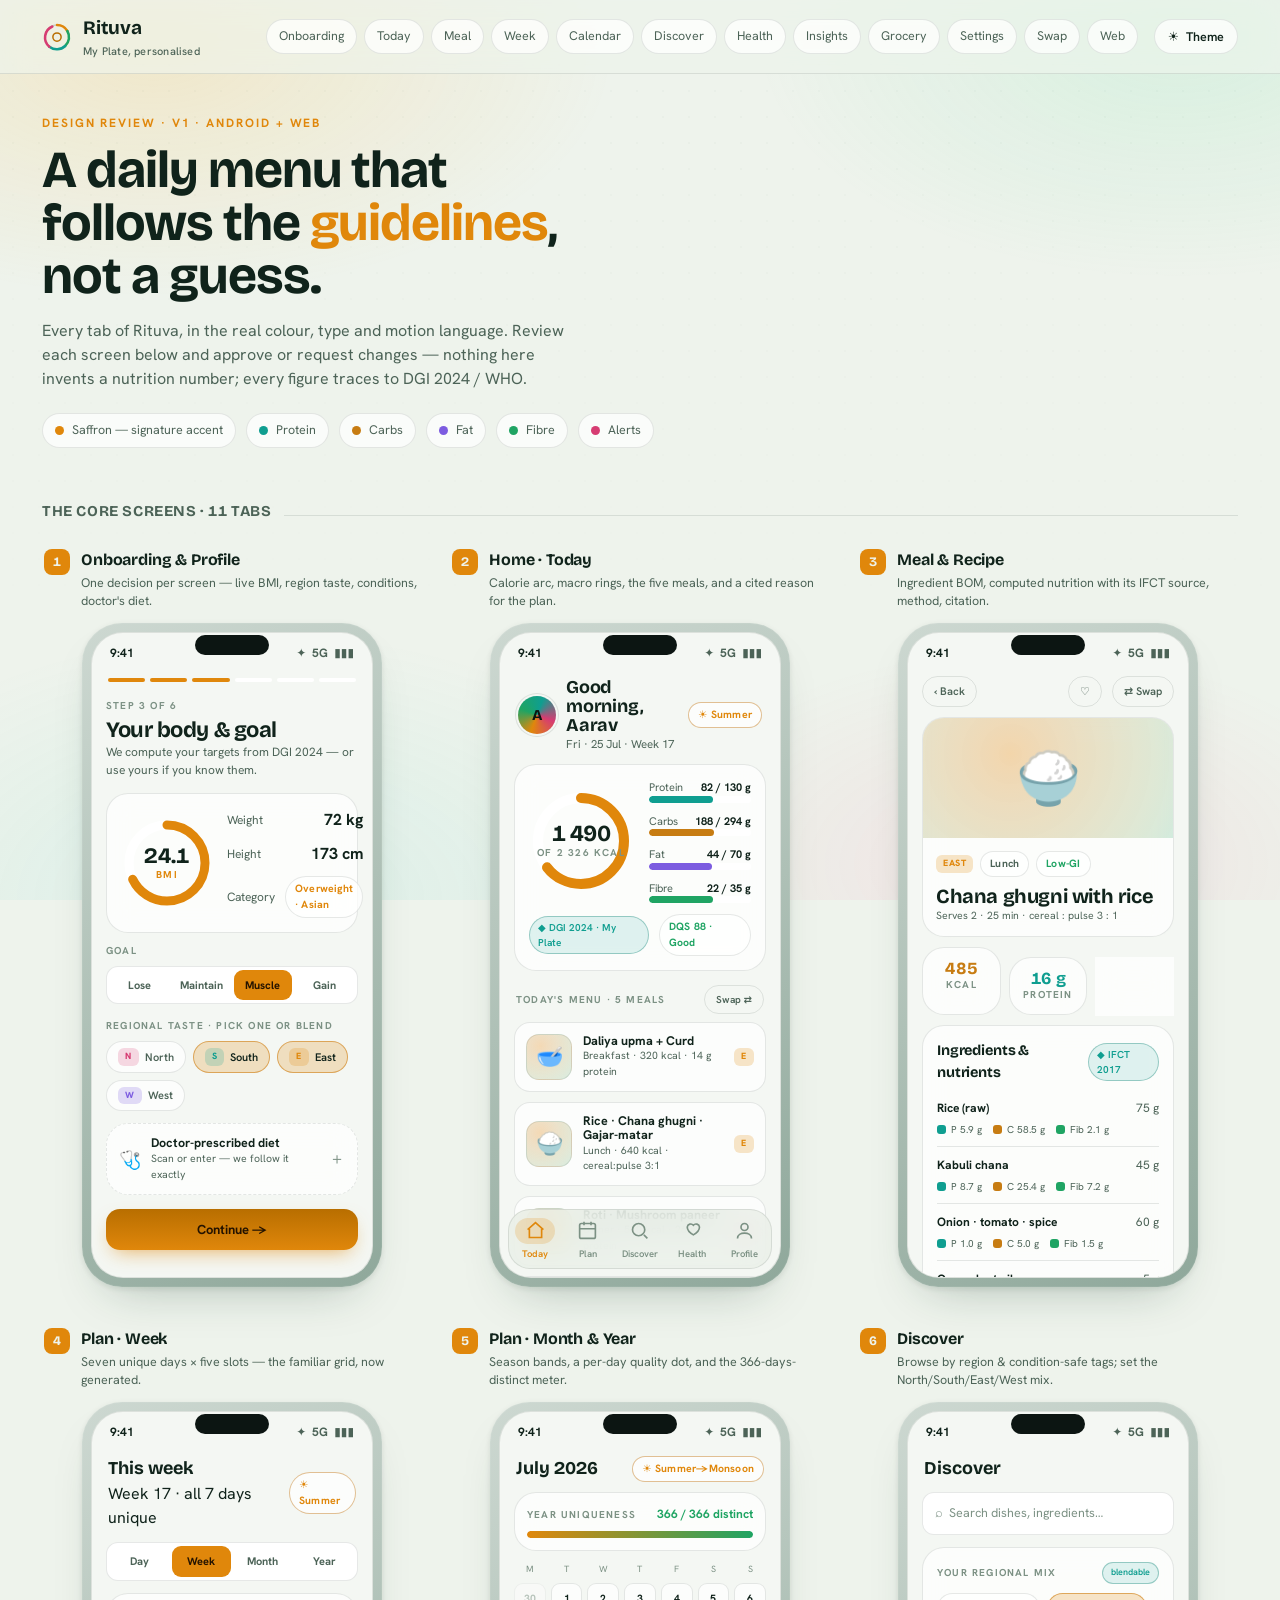
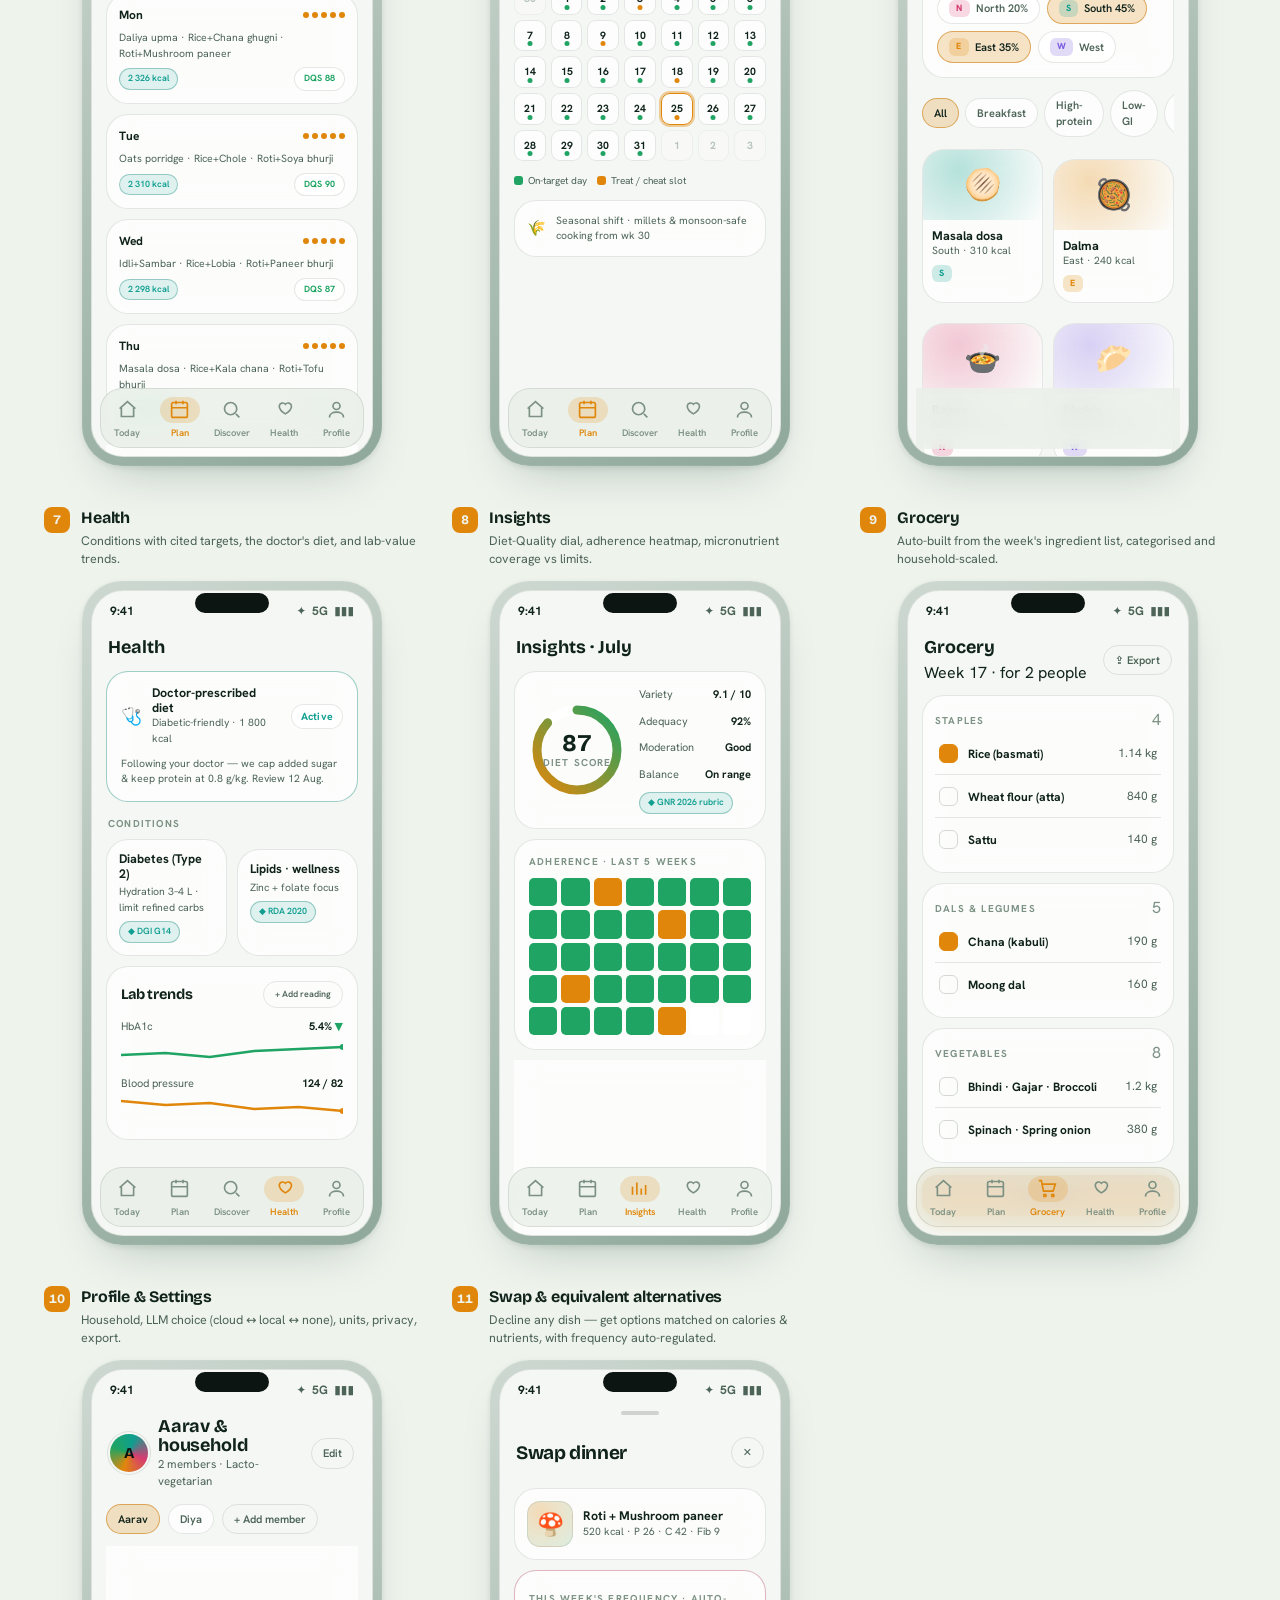
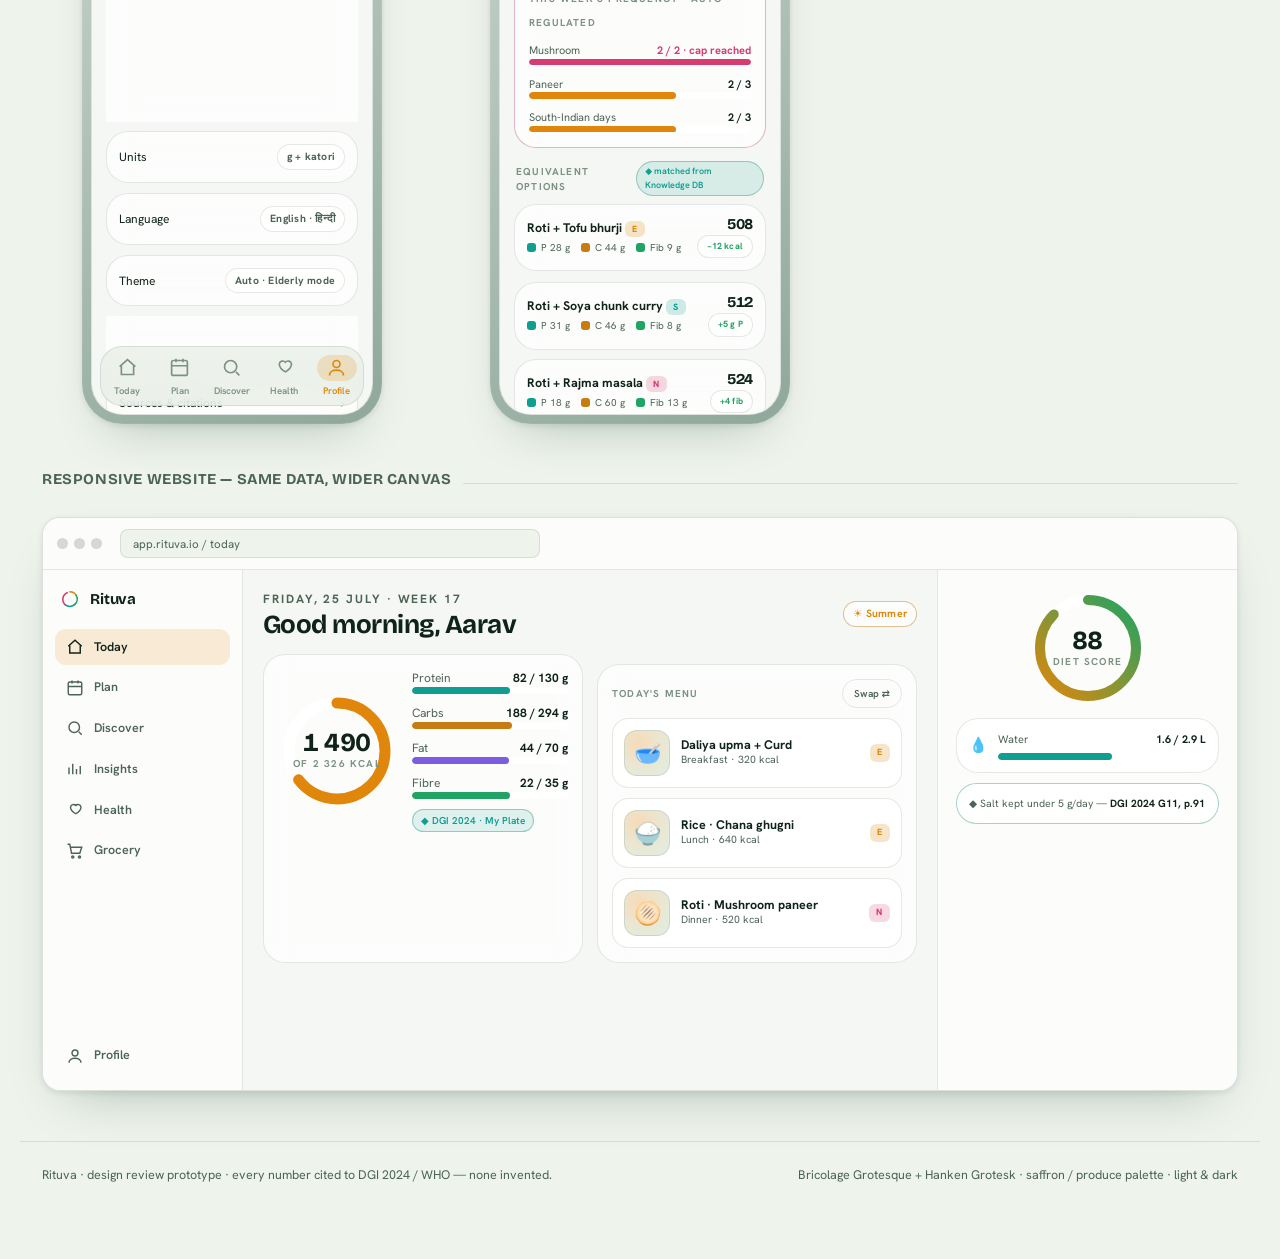
<file: design/prototype.html>
<!doctype html>
<html lang="en">
<head>
<meta charset="utf-8">
<meta name="viewport" content="width=device-width, initial-scale=1">
<title>Rituva — Design Review</title>
<link rel="preconnect" href="https://fonts.googleapis.com">
<link rel="preconnect" href="https://fonts.gstatic.com" crossorigin>
<link href="https://fonts.googleapis.com/css2?family=Bricolage+Grotesque:opsz,wght@12..96,400..800&family=Hanken+Grotesk:wght@400;500;600;700;800&display=swap" rel="stylesheet">
<style>
/* ============ TOKENS ============ */
:root{
  --bg:#0A1410; --bg2:#0E1B16; --bg3:#0b1712;
  --surface:rgba(255,255,255,.055); --surface2:rgba(255,255,255,.085);
  --line:rgba(255,255,255,.10); --line2:rgba(255,255,255,.16);
  --ink:#EAF2ED; --muted:#93A99E; --faint:#657a70;
  --gold:#FFB020; --gold-2:#FFC65C; --green:#57DF97; --magenta:#FF5D8F;
  --teal:#33D6C0; --violet:#B08CFF; --amber:#F5A623;
  --good:#57DF97; --warn:#FFB020; --crit:#FF6B6B;
  --p:#33D6C0; --c:#FFB020; --f:#B08CFF; --fib:#57DF97; /* macro: protein carbs fat fibre */
  --shadow:0 24px 60px -24px rgba(0,0,0,.7), 0 2px 8px rgba(0,0,0,.4);
  --glass-blur:saturate(150%) blur(14px);
  --r-card:22px; --r-lg:28px; --r-chip:999px;
  --disp:"Bricolage Grotesque",-apple-system,"Segoe UI",system-ui,sans-serif;
  --body:"Hanken Grotesk",-apple-system,"Segoe UI",system-ui,sans-serif;
}
:root[data-theme="light"]{
  --bg:#EEF3EC; --bg2:#F4F7F3; --bg3:#eaf0e8;
  --surface:rgba(255,255,255,.72); --surface2:#ffffff;
  --line:rgba(11,30,22,.10); --line2:rgba(11,30,22,.16);
  --ink:#10231b; --muted:#4c6357; --faint:#7c9184;
  --gold:#E0870B; --gold-2:#B86e00; --green:#1FA463; --magenta:#D63C72;
  --teal:#0F9E90; --violet:#7C5CE0; --amber:#C77C12;
  --good:#1FA463; --warn:#C77C12; --crit:#D2453B;
  --p:#0F9E90; --c:#C77C12; --f:#7C5CE0; --fib:#1FA463;
  --shadow:0 24px 50px -28px rgba(20,60,44,.35), 0 2px 6px rgba(20,60,44,.10);
}
@media (prefers-color-scheme: light){
  :root:not([data-theme="dark"]){
    --bg:#EEF3EC; --bg2:#F4F7F3; --bg3:#eaf0e8;
    --surface:rgba(255,255,255,.72); --surface2:#ffffff;
    --line:rgba(11,30,22,.10); --line2:rgba(11,30,22,.16);
    --ink:#10231b; --muted:#4c6357; --faint:#7c9184;
    --gold:#E0870B; --gold-2:#B86e00; --green:#1FA463; --magenta:#D63C72;
    --teal:#0F9E90; --violet:#7C5CE0; --amber:#C77C12;
    --good:#1FA463; --warn:#C77C12; --crit:#D2453B;
    --p:#0F9E90; --c:#C77C12; --f:#7C5CE0; --fib:#1FA463;
    --shadow:0 24px 50px -28px rgba(20,60,44,.35), 0 2px 6px rgba(20,60,44,.10);
  }
}
*{box-sizing:border-box}
html{scroll-behavior:smooth}
body{
  margin:0; background:var(--bg); color:var(--ink);
  font-family:var(--body); line-height:1.5; -webkit-font-smoothing:antialiased;
  font-variant-numeric:tabular-nums;
}
body::before{
  content:""; position:fixed; inset:0; z-index:-2; pointer-events:none;
  background:
    radial-gradient(60% 45% at 12% 6%, rgba(255,176,32,.16), transparent 60%),
    radial-gradient(55% 45% at 92% 4%, rgba(87,223,151,.14), transparent 60%),
    radial-gradient(50% 40% at 80% 96%, rgba(255,93,143,.10), transparent 60%),
    radial-gradient(60% 50% at 20% 100%, rgba(51,214,192,.10), transparent 60%);
}
body::after{
  content:""; position:fixed; inset:0; z-index:-1; pointer-events:none; opacity:.5;
  background-image:radial-gradient(rgba(255,255,255,.05) 1px, transparent 1px);
  background-size:26px 26px; mask:linear-gradient(#000,transparent 75%);
}
:root[data-theme="light"] body::after,
:root:not([data-theme="dark"]) body::after{opacity:.35;background-image:radial-gradient(rgba(20,60,44,.08) 1px,transparent 1px)}
a{color:inherit;text-decoration:none}

/* ============ PAGE CHROME ============ */
.topbar{
  position:sticky; top:0; z-index:50; backdrop-filter:var(--glass-blur);
  background:color-mix(in oklab, var(--bg) 72%, transparent);
  border-bottom:1px solid var(--line);
}
.topbar-in{max-width:1240px;margin:0 auto;padding:14px 22px;display:flex;align-items:center;gap:16px;flex-wrap:wrap}
.brand{display:flex;align-items:center;gap:11px;font-family:var(--disp);font-weight:700;font-size:19px;letter-spacing:-.01em}
.brand small{display:block;font-family:var(--body);font-weight:500;font-size:11px;color:var(--muted);letter-spacing:.02em}
.jump{display:flex;gap:7px;flex-wrap:wrap;margin-left:auto}
.jump a{font-size:12.5px;color:var(--muted);padding:7px 12px;border:1px solid var(--line);border-radius:var(--r-chip);background:var(--surface);transition:.18s}
.jump a:hover{color:var(--ink);border-color:var(--line2);transform:translateY(-1px)}
.toggle{cursor:pointer;border:1px solid var(--line);background:var(--surface);color:var(--ink);border-radius:var(--r-chip);padding:8px 13px;font-family:var(--body);font-weight:600;font-size:12.5px;display:flex;align-items:center;gap:7px}

.hero{max-width:1240px;margin:0 auto;padding:40px 22px 8px}
.eyebrow{font-size:12px;letter-spacing:.16em;text-transform:uppercase;color:var(--gold);font-weight:700}
.hero h1{font-family:var(--disp);font-weight:700;font-size:clamp(30px,5vw,52px);line-height:1.02;letter-spacing:-.02em;margin:12px 0 0;text-wrap:balance;max-width:16ch}
.hero h1 em{font-style:normal;color:var(--gold);}
.hero p{max-width:60ch;color:var(--muted);font-size:16px;margin:16px 0 0}
.legend{display:flex;gap:10px;flex-wrap:wrap;margin:22px 0 0}
.legend .lg{display:flex;align-items:center;gap:8px;font-size:12.5px;color:var(--muted);background:var(--surface);border:1px solid var(--line);border-radius:var(--r-chip);padding:7px 12px}
.dot{width:9px;height:9px;border-radius:50%}
.section-title{max-width:1240px;margin:44px auto 0;padding:0 22px;display:flex;align-items:baseline;gap:12px}
.section-title h2{font-family:var(--disp);font-weight:700;font-size:15px;letter-spacing:.04em;text-transform:uppercase;color:var(--muted);margin:0}
.section-title .rule{flex:1;height:1px;background:var(--line)}

/* ============ GALLERY ============ */
.gallery{max-width:1240px;margin:26px auto 0;padding:0 22px;display:grid;grid-template-columns:repeat(auto-fill,minmax(300px,1fr));gap:40px 28px}
.block{scroll-margin-top:90px}
.cap{margin:0 2px 14px;display:flex;gap:11px;align-items:flex-start}
.cap .n{font-family:var(--disp);font-weight:700;font-size:13px;color:var(--bg);background:var(--gold);min-width:26px;height:26px;border-radius:8px;display:grid;place-items:center;flex:none;margin-top:1px}
.cap h3{font-family:var(--disp);font-size:16px;font-weight:700;margin:0;letter-spacing:-.01em}
.cap p{margin:2px 0 0;font-size:12.5px;color:var(--muted);line-height:1.4}

/* ============ PHONE FRAME ============ */
.phone{width:300px;margin:0 auto;border-radius:40px;padding:9px;background:
   linear-gradient(150deg,#2a3a33,#0c1512 40%);
   box-shadow:var(--shadow),0 0 0 1px rgba(255,255,255,.06) inset;position:relative}
:root[data-theme="light"] .phone,:root:not([data-theme="dark"]) .phone{background:linear-gradient(150deg,#cdd8d1,#8fa89b)}
.screen{position:relative;border-radius:32px;overflow:hidden;background:var(--bg2);height:646px;display:flex;flex-direction:column;border:1px solid var(--line)}
.statusbar{display:flex;justify-content:space-between;align-items:center;padding:11px 18px 4px;font-size:12px;font-weight:700;color:var(--ink);flex:none}
.statusbar .r{display:flex;gap:5px;align-items:center;color:var(--muted)}
.island{position:absolute;top:12px;left:50%;transform:translateX(-50%);width:74px;height:20px;background:#050907;border-radius:999px;z-index:5}
:root[data-theme="light"] .island,:root:not([data-theme="dark"]) .island{background:#0c1512}
.body{flex:1;overflow:hidden;position:relative}
.scroll{position:absolute;inset:0;overflow:auto;padding:6px 14px 78px}
.scroll::-webkit-scrollbar{width:0}
.navbar{position:absolute;left:8px;right:8px;bottom:8px;height:60px;border-radius:22px;background:color-mix(in oklab,var(--bg3) 82%,transparent);backdrop-filter:var(--glass-blur);border:1px solid var(--line);display:flex;justify-content:space-around;align-items:center;z-index:8}
.nav{display:flex;flex-direction:column;align-items:center;gap:3px;color:var(--faint);font-size:9.5px;font-weight:600}
.nav svg{width:21px;height:21px;stroke:currentColor;fill:none;stroke-width:1.9}
.nav.on{color:var(--gold)}
.nav.on .ic{background:color-mix(in oklab,var(--gold) 20%,transparent)}
.ic{width:40px;height:26px;border-radius:999px;display:grid;place-items:center}

/* ============ APP UI PRIMITIVES ============ */
.apphead{display:flex;align-items:center;gap:10px;padding:6px 4px 12px}
.apphead .hi{font-family:var(--disp);font-weight:700;font-size:18px;letter-spacing:-.01em;line-height:1.05}
.apphead .sub{font-size:11.5px;color:var(--muted)}
.avatar{width:38px;height:38px;border-radius:50%;flex:none;background:conic-gradient(from 200deg,var(--gold),var(--green),var(--teal),var(--magenta),var(--gold));display:grid;place-items:center;font-family:var(--disp);font-weight:700;color:#0a1410;font-size:15px;box-shadow:0 0 0 2px var(--bg2),0 0 0 3px var(--line)}
.pill{display:inline-flex;align-items:center;gap:6px;font-size:10.5px;font-weight:700;padding:4px 9px;border-radius:999px;background:var(--surface);border:1px solid var(--line);color:var(--muted);letter-spacing:.02em}
.pill.season{color:var(--gold);border-color:color-mix(in oklab,var(--gold) 40%,var(--line))}
.card{background:var(--surface);border:1px solid var(--line);border-radius:var(--r-card);padding:14px;backdrop-filter:var(--glass-blur);box-shadow:0 1px 0 rgba(255,255,255,.04) inset}
.card.tight{padding:12px}
.card + .card, .stack > * + *{margin-top:10px}
.row{display:flex;align-items:center;gap:10px}
.between{display:flex;align-items:center;justify-content:space-between;gap:10px}
.grid2{display:grid;grid-template-columns:1fr 1fr;gap:10px}
.grid3{display:grid;grid-template-columns:1fr 1fr 1fr;gap:8px}
.label{font-size:10px;letter-spacing:.12em;text-transform:uppercase;color:var(--faint);font-weight:700}
.h-title{font-family:var(--disp);font-weight:700;font-size:14.5px;letter-spacing:-.01em;margin:0}
.big{font-family:var(--disp);font-weight:700;letter-spacing:-.02em;line-height:1}
.muted{color:var(--muted)}.faint{color:var(--faint)}
.chip{display:inline-flex;align-items:center;gap:6px;font-size:11px;font-weight:600;padding:6px 11px;border-radius:999px;background:var(--surface);border:1px solid var(--line);color:var(--muted)}
.chip.on{background:color-mix(in oklab,var(--gold) 22%,transparent);border-color:color-mix(in oklab,var(--gold) 55%,var(--line));color:var(--ink)}
.chip.gh{background:transparent}
.btn{display:flex;align-items:center;justify-content:center;gap:8px;font-family:var(--body);font-weight:700;font-size:13px;padding:12px;border-radius:14px;border:none;background:linear-gradient(180deg,var(--gold-2),var(--gold));color:#241300;box-shadow:0 8px 20px -8px color-mix(in oklab,var(--gold) 70%,transparent);cursor:pointer}
.btn.ghost{background:var(--surface);border:1px solid var(--line2);color:var(--ink);box-shadow:none}
.cite{display:inline-flex;align-items:center;gap:6px;font-size:10px;color:var(--teal);background:color-mix(in oklab,var(--teal) 12%,transparent);border:1px solid color-mix(in oklab,var(--teal) 30%,var(--line));border-radius:999px;padding:3px 8px;font-weight:600}
.bar{height:7px;border-radius:999px;background:var(--surface2);overflow:hidden}
.bar > i{display:block;height:100%;border-radius:999px}
.meal{display:flex;gap:11px;align-items:center;padding:11px;border-radius:16px;background:var(--surface);border:1px solid var(--line)}
.thumb{width:46px;height:46px;border-radius:13px;flex:none;display:grid;place-items:center;font-size:22px;background:radial-gradient(circle at 30% 25%,color-mix(in oklab,var(--gold) 30%,transparent),color-mix(in oklab,var(--green) 18%,transparent));border:1px solid var(--line)}
.mtitle{font-weight:700;font-size:12.5px;line-height:1.15}
.mmeta{font-size:10.5px;color:var(--muted)}
.tag{font-size:9px;font-weight:800;letter-spacing:.06em;text-transform:uppercase;padding:2px 7px;border-radius:6px}
.tag.N{background:color-mix(in oklab,var(--magenta) 20%,transparent);color:var(--magenta)}
.tag.S{background:color-mix(in oklab,var(--teal) 20%,transparent);color:var(--teal)}
.tag.E{background:color-mix(in oklab,var(--gold) 22%,transparent);color:var(--gold)}
.tag.W{background:color-mix(in oklab,var(--violet) 22%,transparent);color:var(--violet)}
.dotline{display:flex;gap:3px}.dotline i{width:6px;height:6px;border-radius:50%;background:var(--line2)}.dotline i.on{background:var(--gold)}
.progress-steps{display:flex;gap:5px}.progress-steps i{flex:1;height:4px;border-radius:9px;background:var(--surface2)}.progress-steps i.on{background:var(--gold)}
.input{background:var(--surface2);border:1px solid var(--line);border-radius:12px;padding:11px 12px;font-size:12.5px;color:var(--ink);display:flex;justify-content:space-between;align-items:center}
.seg{display:flex;background:var(--surface2);border:1px solid var(--line);border-radius:12px;padding:3px;gap:3px}
.seg span{flex:1;text-align:center;font-size:11px;font-weight:700;padding:7px;border-radius:9px;color:var(--muted)}
.seg span.on{background:var(--gold);color:#241300}
.spark{display:block;width:100%;height:34px}
.legendkey{display:flex;gap:10px;flex-wrap:wrap;font-size:10px;color:var(--muted)}
.legendkey span{display:flex;align-items:center;gap:5px}
.sw{width:9px;height:9px;border-radius:3px}
.heat{display:grid;grid-template-columns:repeat(7,1fr);gap:4px}
.heat i{aspect-ratio:1;border-radius:5px;background:var(--surface2)}
.cal{display:grid;grid-template-columns:repeat(7,1fr);gap:5px;text-align:center}
.cal .d{aspect-ratio:1;border-radius:9px;background:var(--surface);border:1px solid var(--line);display:grid;place-items:center;font-size:10.5px;font-weight:700;position:relative}
.cal .d.dim{color:var(--faint);opacity:.5}
.cal .d .pt{position:absolute;bottom:4px;left:50%;transform:translateX(-50%);width:5px;height:5px;border-radius:50%}
.ring-wrap{position:relative;display:grid;place-items:center}
.ring-center{position:absolute;text-align:center}
.grocery{display:flex;align-items:center;gap:10px;padding:9px 4px;border-bottom:1px solid var(--line)}
.check{width:19px;height:19px;border-radius:6px;border:1.6px solid var(--line2);flex:none}
.check.on{background:var(--gold);border-color:var(--gold)}
.ing{padding:9px 0;border-bottom:1px solid var(--line)}.ing:last-child{border:none}
.nb{display:flex;gap:11px;margin-top:5px;font-size:10px;color:var(--muted);flex-wrap:wrap}
.nb span{display:flex;align-items:center;gap:5px}

/* ============ DESKTOP FRAME ============ */
.webwrap{max-width:1240px;margin:26px auto 0;padding:0 22px}
.web{border-radius:18px;overflow:hidden;border:1px solid var(--line);background:var(--bg2);box-shadow:var(--shadow)}
.webbar{display:flex;align-items:center;gap:8px;padding:11px 14px;border-bottom:1px solid var(--line);background:var(--surface)}
.webbar .tl{display:flex;gap:6px}.webbar .tl i{width:11px;height:11px;border-radius:50%;background:var(--line2)}
.weburl{margin-left:10px;font-size:11.5px;color:var(--muted);background:var(--bg);border:1px solid var(--line);border-radius:8px;padding:5px 12px;flex:1;max-width:420px}
.webbody{display:grid;grid-template-columns:200px 1fr 300px;min-height:520px}
.rail{border-right:1px solid var(--line);padding:16px 12px;display:flex;flex-direction:column;gap:4px;background:var(--surface)}
.rail a{display:flex;align-items:center;gap:10px;padding:9px 11px;border-radius:11px;font-size:12.5px;font-weight:600;color:var(--muted)}
.rail a.on{background:color-mix(in oklab,var(--gold) 16%,transparent);color:var(--ink)}
.rail svg{width:18px;height:18px;stroke:currentColor;fill:none;stroke-width:1.9}
.webmain{padding:20px}
.webside{border-left:1px solid var(--line);padding:18px;background:var(--surface)}
footer{max-width:1240px;margin:50px auto;padding:24px 22px;border-top:1px solid var(--line);color:var(--muted);font-size:12.5px;display:flex;gap:16px;flex-wrap:wrap;justify-content:space-between}
@media (prefers-reduced-motion:no-preference){
  .draw{stroke-dasharray:var(--len);stroke-dashoffset:var(--len);animation:draw 1.1s .2s ease forwards}
  @keyframes draw{to{stroke-dashoffset:var(--off)}}
}
@media (max-width:720px){.webbody{grid-template-columns:1fr}.rail,.webside{display:none}.jump{display:none}}
</style>
</head>
<body>

<!-- ===== TOP BAR ===== -->
<div class="topbar"><div class="topbar-in">
  <div class="brand">
    <svg width="30" height="30" viewBox="0 0 40 40" aria-hidden="true"><circle cx="20" cy="20" r="16" fill="none" stroke="var(--line2)" stroke-width="2"/>
      <path d="M20 4 a16 16 0 0 1 13.8 8" fill="none" stroke="var(--gold)" stroke-width="3.4" stroke-linecap="round"/>
      <path d="M33.8 12 a16 16 0 0 1 -3 20" fill="none" stroke="var(--green)" stroke-width="3.4" stroke-linecap="round"/>
      <path d="M30.8 32 a16 16 0 0 1 -21 1" fill="none" stroke="var(--teal)" stroke-width="3.4" stroke-linecap="round"/>
      <path d="M9.8 33 a16 16 0 0 1 4-27" fill="none" stroke="var(--magenta)" stroke-width="3.4" stroke-linecap="round"/>
      <circle cx="20" cy="20" r="5.5" fill="none" stroke="var(--gold-2)" stroke-width="2"/></svg>
    <div>Rituva<small>My Plate, personalised</small></div>
  </div>
  <nav class="jump" aria-label="Jump to screen">
    <a href="#s1">Onboarding</a><a href="#s2">Today</a><a href="#s3">Meal</a><a href="#s4">Week</a>
    <a href="#s5">Calendar</a><a href="#s6">Discover</a><a href="#s7">Health</a><a href="#s8">Insights</a>
    <a href="#s9">Grocery</a><a href="#s10">Settings</a><a href="#s11">Swap</a><a href="#web">Web</a>
  </nav>
  <button class="toggle" id="tg" aria-label="Toggle theme">🌙 <span>Theme</span></button>
</div></div>

<!-- ===== HERO ===== -->
<header class="hero">
  <div class="eyebrow">Design review · v1 · Android + Web</div>
  <h1>A daily menu that follows the <em>guidelines</em>, not a guess.</h1>
  <p>Every tab of Rituva, in the real colour, type and motion language. Review each screen below and approve or request changes — nothing here invents a nutrition number; every figure traces to DGI 2024 / WHO.</p>
  <div class="legend">
    <div class="lg"><span class="dot" style="background:var(--gold)"></span> Saffron — signature accent</div>
    <div class="lg"><span class="dot" style="background:var(--teal)"></span> Protein</div>
    <div class="lg"><span class="dot" style="background:var(--c)"></span> Carbs</div>
    <div class="lg"><span class="dot" style="background:var(--f)"></span> Fat</div>
    <div class="lg"><span class="dot" style="background:var(--fib)"></span> Fibre</div>
    <div class="lg"><span class="dot" style="background:var(--magenta)"></span> Alerts</div>
  </div>
</header>

<div class="section-title"><h2>The core screens · 11 tabs</h2><span class="rule"></span></div>

<main class="gallery">

  <!-- ===================== 1 · ONBOARDING ===================== -->
  <section class="block" id="s1">
    <div class="cap"><div class="n">1</div><div><h3>Onboarding &amp; Profile</h3><p>One decision per screen — live BMI, region taste, conditions, doctor's diet.</p></div></div>
    <div class="phone"><div class="island"></div><div class="screen">
      <div class="statusbar"><span>9:41</span><span class="r">✦ &nbsp;5G &nbsp;▮▮▮</span></div>
      <div class="body"><div class="scroll" style="padding-bottom:20px">
        <div class="progress-steps" style="margin:6px 2px 16px"><i class="on"></i><i class="on"></i><i class="on"></i><i></i><i></i><i></i></div>
        <div class="label">Step 3 of 6</div>
        <h2 class="big" style="font-size:22px;margin:6px 0 2px">Your body &amp; goal</h2>
        <p class="muted" style="font-size:12px;margin:0 0 14px">We compute your targets from DGI 2024 — or use yours if you know them.</p>
        <div class="card" style="display:flex;align-items:center;gap:14px">
          <div class="ring-wrap" style="width:92px;height:92px">
            <svg width="92" height="92" viewBox="0 0 92 92"><circle cx="46" cy="46" r="38" fill="none" stroke="var(--surface2)" stroke-width="9"/>
              <circle cx="46" cy="46" r="38" fill="none" stroke="var(--gold)" stroke-width="9" stroke-linecap="round" transform="rotate(-90 46 46)" style="--len:238;--off:76" class="draw"/></svg>
            <div class="ring-center"><div class="big" style="font-size:22px">24.1</div><div class="label" style="color:var(--gold)">BMI</div></div>
          </div>
          <div class="stack" style="flex:1">
            <div class="between"><span class="muted" style="font-size:12px">Weight</span><b>72 kg</b></div>
            <div class="between"><span class="muted" style="font-size:12px">Height</span><b>173 cm</b></div>
            <div class="between"><span class="muted" style="font-size:12px">Category</span><span class="pill" style="color:var(--gold)">Overweight · Asian</span></div>
          </div>
        </div>
        <div style="height:10px"></div>
        <div class="label" style="margin-bottom:8px">Goal</div>
        <div class="seg"><span>Lose</span><span>Maintain</span><span class="on">Muscle</span><span>Gain</span></div>
        <div style="height:14px"></div>
        <div class="label" style="margin-bottom:8px">Regional taste · pick one or blend</div>
        <div class="row" style="flex-wrap:wrap;gap:7px">
          <span class="chip"><b class="tag N">N</b> North</span>
          <span class="chip on"><b class="tag S">S</b> South</span>
          <span class="chip on"><b class="tag E">E</b> East</span>
          <span class="chip"><b class="tag W">W</b> West</span>
        </div>
        <div class="card tight" style="margin-top:12px;border-style:dashed">
          <div class="row"><span style="font-size:18px">🩺</span><div style="flex:1"><div class="mtitle">Doctor-prescribed diet</div><div class="mmeta">Scan or enter — we follow it exactly</div></div><span class="faint">＋</span></div>
        </div>
        <button class="btn" style="margin-top:14px;width:100%">Continue →</button>
      </div></div>
    </div></div>
  </section>

  <!-- ===================== 2 · TODAY ===================== -->
  <section class="block" id="s2">
    <div class="cap"><div class="n">2</div><div><h3>Home · Today</h3><p>Calorie arc, macro rings, the five meals, and a cited reason for the plan.</p></div></div>
    <div class="phone"><div class="island"></div><div class="screen">
      <div class="statusbar"><span>9:41</span><span class="r">✦ &nbsp;5G &nbsp;▮▮▮</span></div>
      <div class="body"><div class="scroll">
        <div class="apphead"><div class="avatar">A</div><div style="flex:1"><div class="hi">Good morning, Aarav</div><div class="sub">Fri · 25 Jul · Week 17</div></div><span class="pill season">☀︎ Summer</span></div>
        <div class="card">
          <div class="row" style="gap:16px">
            <div class="ring-wrap" style="width:104px;height:104px">
              <svg width="104" height="104" viewBox="0 0 104 104">
                <circle cx="52" cy="52" r="43" fill="none" stroke="var(--surface2)" stroke-width="10"/>
                <circle cx="52" cy="52" r="43" fill="none" stroke="var(--gold)" stroke-width="10" stroke-linecap="round" transform="rotate(-90 52 52)" style="--len:270;--off:96" class="draw"/></svg>
              <div class="ring-center"><div class="big" style="font-size:23px">1 490</div><div class="label">of 2 326 kcal</div></div>
            </div>
            <div class="stack" style="flex:1">
              <div><div class="between" style="font-size:11px"><span class="muted">Protein</span><b>82 / 130 g</b></div><div class="bar"><i style="width:63%;background:var(--p)"></i></div></div>
              <div><div class="between" style="font-size:11px"><span class="muted">Carbs</span><b>188 / 294 g</b></div><div class="bar"><i style="width:64%;background:var(--c)"></i></div></div>
              <div><div class="between" style="font-size:11px"><span class="muted">Fat</span><b>44 / 70 g</b></div><div class="bar"><i style="width:62%;background:var(--f)"></i></div></div>
              <div><div class="between" style="font-size:11px"><span class="muted">Fibre</span><b>22 / 35 g</b></div><div class="bar"><i style="width:63%;background:var(--fib)"></i></div></div>
            </div>
          </div>
          <div class="between" style="margin-top:11px"><span class="cite">◆ DGI 2024 · My Plate</span><span class="pill" style="color:var(--good)">DQS 88 · Good</span></div>
        </div>
        <div class="between" style="margin:14px 2px 8px"><span class="label">Today's menu · 5 meals</span><span class="chip gh" style="font-size:10px">Swap ⇄</span></div>
        <div class="stack">
          <div class="meal"><div class="thumb">🥣</div><div style="flex:1"><div class="mtitle">Daliya upma + Curd</div><div class="mmeta">Breakfast · 320 kcal · 14 g protein</div></div><b class="tag E">E</b></div>
          <div class="meal"><div class="thumb">🍚</div><div style="flex:1"><div class="mtitle">Rice · Chana ghugni · Gajar-matar</div><div class="mmeta">Lunch · 640 kcal · cereal:pulse 3:1</div></div><b class="tag E">E</b></div>
          <div class="meal"><div class="thumb">🫓</div><div style="flex:1"><div class="mtitle">Roti · Mushroom paneer</div><div class="mmeta">Dinner · 520 kcal · 26 g protein</div></div><b class="tag N">N</b></div>
          <div class="meal"><div class="thumb">🥜</div><div style="flex:1"><div class="mtitle">Makhana · Sprouts chaat</div><div class="mmeta">2 snacks · 27.5 g nuts &amp; seeds</div></div><b class="tag S">S</b></div>
        </div>
        <div class="card tight" style="margin-top:10px"><div class="row"><span style="font-size:16px">💧</span><div style="flex:1"><div class="between" style="font-size:11px"><span class="muted">Water</span><b>1.6 / 2.9 L</b></div><div class="bar" style="margin-top:5px"><i style="width:55%;background:var(--teal)"></i></div></div></div></div>
      </div></div>
      <nav class="navbar">
        <div class="nav on"><div class="ic"><svg viewBox="0 0 24 24"><path d="M3 11l9-8 9 8"/><path d="M5 10v10h14V10"/></svg></div>Today</div>
        <div class="nav"><div class="ic"><svg viewBox="0 0 24 24"><rect x="3" y="4" width="18" height="17" rx="2"/><path d="M8 2v4M16 2v4M3 10h18"/></svg></div>Plan</div>
        <div class="nav"><div class="ic"><svg viewBox="0 0 24 24"><circle cx="11" cy="11" r="7"/><path d="M21 21l-4-4"/></svg></div>Discover</div>
        <div class="nav"><div class="ic"><svg viewBox="0 0 24 24"><path d="M20 8a4 4 0 0 0-7-2 4 4 0 0 0-7 2c0 5 7 9 7 9s7-4 7-9z"/></svg></div>Health</div>
        <div class="nav"><div class="ic"><svg viewBox="0 0 24 24"><circle cx="12" cy="8" r="4"/><path d="M4 21c0-4 4-6 8-6s8 2 8 6"/></svg></div>Profile</div>
      </nav>
    </div></div>
  </section>

  <!-- ===================== 3 · MEAL DETAIL ===================== -->
  <section class="block" id="s3">
    <div class="cap"><div class="n">3</div><div><h3>Meal &amp; Recipe</h3><p>Ingredient BOM, computed nutrition with its IFCT source, method, citation.</p></div></div>
    <div class="phone"><div class="island"></div><div class="screen">
      <div class="statusbar"><span>9:41</span><span class="r">✦ &nbsp;5G &nbsp;▮▮▮</span></div>
      <div class="body"><div class="scroll">
        <div class="row" style="padding:4px 0 10px"><span class="chip gh">‹ Back</span><span style="flex:1"></span><span class="chip gh">♡</span><span class="chip gh">⇄ Swap</span></div>
        <div class="card" style="padding:0;overflow:hidden">
          <div style="height:120px;display:grid;place-items:center;font-size:52px;background:radial-gradient(circle at 35% 30%,color-mix(in oklab,var(--gold) 34%,transparent),color-mix(in oklab,var(--green) 20%,transparent))">🍚</div>
          <div style="padding:13px">
            <div class="row" style="gap:7px"><b class="tag E">East</b><span class="pill">Lunch</span><span class="pill" style="color:var(--good)">Low-GI</span></div>
            <h2 class="big" style="font-size:20px;margin:9px 0 2px">Chana ghugni with rice</h2>
            <div class="mmeta">Serves 2 · 25 min · cereal : pulse 3 : 1</div>
          </div>
        </div>
        <div class="grid3" style="margin-top:10px">
          <div class="card tight" style="text-align:center"><div class="big" style="font-size:17px;color:var(--c)">485</div><div class="label">kcal</div></div>
          <div class="card tight" style="text-align:center"><div class="big" style="font-size:17px;color:var(--p)">16 g</div><div class="label">protein</div></div>
          <div class="card tight" style="text-align:center"><div class="big" style="font-size:17px;color:var(--fib)">11 g</div><div class="label">fibre</div></div>
        </div>
        <div class="card" style="margin-top:10px">
          <div class="between"><h3 class="h-title">Ingredients &amp; nutrients</h3><span class="cite">◆ IFCT 2017</span></div>
          <div style="margin-top:6px">
            <div class="ing"><div class="between"><b style="font-size:12px">Rice (raw)</b><span class="muted" style="font-size:12px">75 g</span></div><div class="nb"><span><i class="sw" style="background:var(--p)"></i>P 5.9 g</span><span><i class="sw" style="background:var(--c)"></i>C 58.5 g</span><span><i class="sw" style="background:var(--fib)"></i>Fib 2.1 g</span></div></div>
            <div class="ing"><div class="between"><b style="font-size:12px">Kabuli chana</b><span class="muted" style="font-size:12px">45 g</span></div><div class="nb"><span><i class="sw" style="background:var(--p)"></i>P 8.7 g</span><span><i class="sw" style="background:var(--c)"></i>C 25.4 g</span><span><i class="sw" style="background:var(--fib)"></i>Fib 7.2 g</span></div></div>
            <div class="ing"><div class="between"><b style="font-size:12px">Onion · tomato · spice</b><span class="muted" style="font-size:12px">60 g</span></div><div class="nb"><span><i class="sw" style="background:var(--p)"></i>P 1.0 g</span><span><i class="sw" style="background:var(--c)"></i>C 5.0 g</span><span><i class="sw" style="background:var(--fib)"></i>Fib 1.5 g</span></div></div>
            <div class="ing"><div class="between"><b style="font-size:12px">Groundnut oil</b><span class="muted" style="font-size:12px">5 g</span></div><div class="nb"><span><i class="sw" style="background:var(--f)"></i>Fat 5.0 g</span><span class="faint">45 kcal</span></div></div>
          </div>
          <div class="mmeta" style="margin-top:9px;color:var(--teal)">◆ Every value read from the Knowledge DB (IFCT 2017) — never generated by the AI.</div>
        </div>
        <div class="card tight" style="margin-top:10px;border-color:color-mix(in oklab,var(--teal) 30%,var(--line))">
          <div class="row"><span style="font-size:15px">◆</span><div style="font-size:11px" class="muted">Pairs cereal &amp; pulse 3:1 for complete protein — <b style="color:var(--ink)">DGI 2024, Guideline 8, p.58</b></div></div>
        </div>
        <button class="btn" style="margin-top:12px;width:100%">Add to grocery list</button>
      </div></div>
    </div></div>
  </section>

  <!-- ===================== 4 · WEEK ===================== -->
  <section class="block" id="s4">
    <div class="cap"><div class="n">4</div><div><h3>Plan · Week</h3><p>Seven unique days × five slots — the familiar grid, now generated.</p></div></div>
    <div class="phone"><div class="island"></div><div class="screen">
      <div class="statusbar"><span>9:41</span><span class="r">✦ &nbsp;5G &nbsp;▮▮▮</span></div>
      <div class="body"><div class="scroll">
        <div class="between" style="padding:4px 2px 12px"><div><div class="hi" style="font-family:var(--disp);font-weight:700;font-size:18px">This week</div><div class="sub">Week 17 · all 7 days unique</div></div><span class="pill season">☀︎ Summer</span></div>
        <div class="seg" style="margin-bottom:12px"><span>Day</span><span class="on">Week</span><span>Month</span><span>Year</span></div>
        <div class="stack">
          <!-- day rows -->
          <div class="card tight"><div class="between"><b style="font-size:12px">Mon</b><span class="dotline"><i class="on"></i><i class="on"></i><i class="on"></i><i class="on"></i><i class="on"></i></span></div>
            <div class="mmeta" style="margin-top:6px">Daliya upma · Rice+Chana ghugni · Roti+Mushroom paneer</div><div class="between" style="margin-top:6px"><span class="cite" style="font-size:9px">2 326 kcal</span><span class="pill" style="font-size:9px;color:var(--good)">DQS 88</span></div></div>
          <div class="card tight"><div class="between"><b style="font-size:12px">Tue</b><span class="dotline"><i class="on"></i><i class="on"></i><i class="on"></i><i class="on"></i><i class="on"></i></span></div>
            <div class="mmeta" style="margin-top:6px">Oats porridge · Rice+Chole · Roti+Soya bhurji</div><div class="between" style="margin-top:6px"><span class="cite" style="font-size:9px">2 310 kcal</span><span class="pill" style="font-size:9px;color:var(--good)">DQS 90</span></div></div>
          <div class="card tight"><div class="between"><b style="font-size:12px">Wed</b><span class="dotline"><i class="on"></i><i class="on"></i><i class="on"></i><i class="on"></i><i class="on"></i></span></div>
            <div class="mmeta" style="margin-top:6px">Idli+Sambar · Rice+Lobia · Roti+Paneer bhurji</div><div class="between" style="margin-top:6px"><span class="cite" style="font-size:9px">2 298 kcal</span><span class="pill" style="font-size:9px;color:var(--good)">DQS 87</span></div></div>
          <div class="card tight"><div class="between"><b style="font-size:12px">Thu</b><span class="dotline"><i class="on"></i><i class="on"></i><i class="on"></i><i class="on"></i><i class="on"></i></span></div>
            <div class="mmeta" style="margin-top:6px">Masala dosa · Rice+Kala chana · Roti+Tofu bhurji</div><div class="between" style="margin-top:6px"><span class="cite" style="font-size:9px">2 340 kcal</span><span class="pill" style="font-size:9px;color:var(--good)">DQS 89</span></div></div>
          <div class="card tight"><div class="between"><b style="font-size:12px">Fri · today</b><span class="dotline"><i class="on"></i><i class="on"></i><i class="on"></i><i class="on"></i><i class="on"></i></span></div>
            <div class="mmeta" style="margin-top:6px">Uttapam · Rice+Kadhi+Bhindi · Roti+Matar paneer</div><div class="between" style="margin-top:6px"><span class="cite" style="font-size:9px">2 326 kcal</span><span class="pill" style="font-size:9px;color:var(--good)">DQS 88</span></div></div>
        </div>
        <button class="btn ghost" style="margin-top:12px;width:100%">↻ Regenerate week</button>
      </div></div>
      <nav class="navbar">
        <div class="nav"><div class="ic"><svg viewBox="0 0 24 24"><path d="M3 11l9-8 9 8"/><path d="M5 10v10h14V10"/></svg></div>Today</div>
        <div class="nav on"><div class="ic"><svg viewBox="0 0 24 24"><rect x="3" y="4" width="18" height="17" rx="2"/><path d="M8 2v4M16 2v4M3 10h18"/></svg></div>Plan</div>
        <div class="nav"><div class="ic"><svg viewBox="0 0 24 24"><circle cx="11" cy="11" r="7"/><path d="M21 21l-4-4"/></svg></div>Discover</div>
        <div class="nav"><div class="ic"><svg viewBox="0 0 24 24"><path d="M20 8a4 4 0 0 0-7-2 4 4 0 0 0-7 2c0 5 7 9 7 9s7-4 7-9z"/></svg></div>Health</div>
        <div class="nav"><div class="ic"><svg viewBox="0 0 24 24"><circle cx="12" cy="8" r="4"/><path d="M4 21c0-4 4-6 8-6s8 2 8 6"/></svg></div>Profile</div>
      </nav>
    </div></div>
  </section>

  <!-- ===================== 5 · CALENDAR ===================== -->
  <section class="block" id="s5">
    <div class="cap"><div class="n">5</div><div><h3>Plan · Month &amp; Year</h3><p>Season bands, a per-day quality dot, and the 366-days-distinct meter.</p></div></div>
    <div class="phone"><div class="island"></div><div class="screen">
      <div class="statusbar"><span>9:41</span><span class="r">✦ &nbsp;5G &nbsp;▮▮▮</span></div>
      <div class="body"><div class="scroll">
        <div class="between" style="padding:4px 2px 10px"><div class="hi" style="font-family:var(--disp);font-weight:700;font-size:18px">July 2026</div><span class="pill season">☀︎ Summer→Monsoon</span></div>
        <div class="card tight">
          <div class="between" style="margin-bottom:8px"><span class="label">Year uniqueness</span><b style="color:var(--good);font-size:12px">366 / 366 distinct</b></div>
          <div class="bar"><i style="width:100%;background:linear-gradient(90deg,var(--gold),var(--green))"></i></div>
        </div>
        <div class="cal" style="margin-top:12px;font-size:9px;color:var(--faint)"><span>M</span><span>T</span><span>W</span><span>T</span><span>F</span><span>S</span><span>S</span></div>
        <div class="cal" style="margin-top:6px">
          <div class="d dim">30</div><div class="d">1<span class="pt" style="background:var(--good)"></span></div><div class="d">2<span class="pt" style="background:var(--good)"></span></div><div class="d">3<span class="pt" style="background:var(--gold)"></span></div><div class="d">4<span class="pt" style="background:var(--good)"></span></div><div class="d">5<span class="pt" style="background:var(--good)"></span></div><div class="d">6<span class="pt" style="background:var(--good)"></span></div>
          <div class="d">7<span class="pt" style="background:var(--good)"></span></div><div class="d">8<span class="pt" style="background:var(--good)"></span></div><div class="d">9<span class="pt" style="background:var(--gold)"></span></div><div class="d">10<span class="pt" style="background:var(--good)"></span></div><div class="d">11<span class="pt" style="background:var(--good)"></span></div><div class="d">12<span class="pt" style="background:var(--good)"></span></div><div class="d">13<span class="pt" style="background:var(--good)"></span></div>
          <div class="d">14<span class="pt" style="background:var(--good)"></span></div><div class="d">15<span class="pt" style="background:var(--good)"></span></div><div class="d">16<span class="pt" style="background:var(--good)"></span></div><div class="d">17<span class="pt" style="background:var(--good)"></span></div><div class="d">18<span class="pt" style="background:var(--gold)"></span></div><div class="d">19<span class="pt" style="background:var(--good)"></span></div><div class="d">20<span class="pt" style="background:var(--good)"></span></div>
          <div class="d">21<span class="pt" style="background:var(--good)"></span></div><div class="d">22<span class="pt" style="background:var(--good)"></span></div><div class="d">23<span class="pt" style="background:var(--good)"></span></div><div class="d">24<span class="pt" style="background:var(--good)"></span></div><div class="d" style="border-color:var(--gold);box-shadow:0 0 0 2px color-mix(in oklab,var(--gold) 40%,transparent)">25<span class="pt" style="background:var(--gold)"></span></div><div class="d">26<span class="pt" style="background:var(--good)"></span></div><div class="d">27<span class="pt" style="background:var(--good)"></span></div>
          <div class="d">28<span class="pt" style="background:var(--good)"></span></div><div class="d">29<span class="pt" style="background:var(--good)"></span></div><div class="d">30<span class="pt" style="background:var(--good)"></span></div><div class="d">31<span class="pt" style="background:var(--good)"></span></div><div class="d dim">1</div><div class="d dim">2</div><div class="d dim">3</div>
        </div>
        <div class="legendkey" style="margin-top:12px"><span><i class="sw" style="background:var(--good)"></i>On-target day</span><span><i class="sw" style="background:var(--gold)"></i>Treat / cheat slot</span></div>
        <div class="card tight" style="margin-top:12px"><div class="between"><div class="row"><span style="font-size:15px">🌾</span><div class="mmeta">Seasonal shift · millets &amp; monsoon-safe cooking from wk 30</div></div></div></div>
      </div></div>
      <nav class="navbar">
        <div class="nav"><div class="ic"><svg viewBox="0 0 24 24"><path d="M3 11l9-8 9 8"/><path d="M5 10v10h14V10"/></svg></div>Today</div>
        <div class="nav on"><div class="ic"><svg viewBox="0 0 24 24"><rect x="3" y="4" width="18" height="17" rx="2"/><path d="M8 2v4M16 2v4M3 10h18"/></svg></div>Plan</div>
        <div class="nav"><div class="ic"><svg viewBox="0 0 24 24"><circle cx="11" cy="11" r="7"/><path d="M21 21l-4-4"/></svg></div>Discover</div>
        <div class="nav"><div class="ic"><svg viewBox="0 0 24 24"><path d="M20 8a4 4 0 0 0-7-2 4 4 0 0 0-7 2c0 5 7 9 7 9s7-4 7-9z"/></svg></div>Health</div>
        <div class="nav"><div class="ic"><svg viewBox="0 0 24 24"><circle cx="12" cy="8" r="4"/><path d="M4 21c0-4 4-6 8-6s8 2 8 6"/></svg></div>Profile</div>
      </nav>
    </div></div>
  </section>

  <!-- ===================== 6 · DISCOVER ===================== -->
  <section class="block" id="s6">
    <div class="cap"><div class="n">6</div><div><h3>Discover</h3><p>Browse by region &amp; condition-safe tags; set the North/South/East/West mix.</p></div></div>
    <div class="phone"><div class="island"></div><div class="screen">
      <div class="statusbar"><span>9:41</span><span class="r">✦ &nbsp;5G &nbsp;▮▮▮</span></div>
      <div class="body"><div class="scroll">
        <div class="hi" style="font-family:var(--disp);font-weight:700;font-size:18px;padding:4px 2px 2px">Discover</div>
        <div class="input" style="margin:8px 0 12px"><span class="faint">⌕ &nbsp;Search dishes, ingredients…</span></div>
        <div class="card">
          <div class="between"><span class="label">Your regional mix</span><span class="cite" style="font-size:9px">blendable</span></div>
          <div class="row" style="flex-wrap:wrap;gap:7px;margin-top:9px">
            <span class="chip"><b class="tag N">N</b> North 20%</span><span class="chip on"><b class="tag S">S</b> South 45%</span>
            <span class="chip on"><b class="tag E">E</b> East 35%</span><span class="chip"><b class="tag W">W</b> West</span>
          </div>
        </div>
        <div class="row" style="gap:6px;margin:12px 0;overflow:auto"><span class="chip on">All</span><span class="chip">Breakfast</span><span class="chip">High-protein</span><span class="chip">Low-GI</span><span class="chip">Thyroid-safe</span></div>
        <div class="grid2">
          <div class="card tight" style="padding:0;overflow:hidden"><div style="height:70px;display:grid;place-items:center;font-size:30px;background:radial-gradient(circle at 30% 30%,color-mix(in oklab,var(--teal) 30%,transparent),transparent)">🫓</div><div style="padding:9px"><div class="mtitle">Masala dosa</div><div class="mmeta">South · 310 kcal</div><b class="tag S" style="margin-top:5px;display:inline-block">S</b></div></div>
          <div class="card tight" style="padding:0;overflow:hidden"><div style="height:70px;display:grid;place-items:center;font-size:30px;background:radial-gradient(circle at 30% 30%,color-mix(in oklab,var(--gold) 30%,transparent),transparent)">🥘</div><div style="padding:9px"><div class="mtitle">Dalma</div><div class="mmeta">East · 240 kcal</div><b class="tag E" style="margin-top:5px;display:inline-block">E</b></div></div>
          <div class="card tight" style="padding:0;overflow:hidden"><div style="height:70px;display:grid;place-items:center;font-size:30px;background:radial-gradient(circle at 30% 30%,color-mix(in oklab,var(--magenta) 28%,transparent),transparent)">🍲</div><div style="padding:9px"><div class="mtitle">Rajma</div><div class="mmeta">North · 290 kcal</div><b class="tag N" style="margin-top:5px;display:inline-block">N</b></div></div>
          <div class="card tight" style="padding:0;overflow:hidden"><div style="height:70px;display:grid;place-items:center;font-size:30px;background:radial-gradient(circle at 30% 30%,color-mix(in oklab,var(--violet) 28%,transparent),transparent)">🥟</div><div style="padding:9px"><div class="mtitle">Dhokla</div><div class="mmeta">West · 180 kcal</div><b class="tag W" style="margin-top:5px;display:inline-block">W</b></div></div>
        </div>
      </div></div>
      <nav class="navbar">
        <div class="nav"><div class="ic"><svg viewBox="0 0 24 24"><path d="M3 11l9-8 9 8"/><path d="M5 10v10h14V10"/></svg></div>Today</div>
        <div class="nav"><div class="ic"><svg viewBox="0 0 24 24"><rect x="3" y="4" width="18" height="17" rx="2"/><path d="M8 2v4M16 2v4M3 10h18"/></svg></div>Plan</div>
        <div class="nav on"><div class="ic"><svg viewBox="0 0 24 24"><circle cx="11" cy="11" r="7"/><path d="M21 21l-4-4"/></svg></div>Discover</div>
        <div class="nav"><div class="ic"><svg viewBox="0 0 24 24"><path d="M20 8a4 4 0 0 0-7-2 4 4 0 0 0-7 2c0 5 7 9 7 9s7-4 7-9z"/></svg></div>Health</div>
        <div class="nav"><div class="ic"><svg viewBox="0 0 24 24"><circle cx="12" cy="8" r="4"/><path d="M4 21c0-4 4-6 8-6s8 2 8 6"/></svg></div>Profile</div>
      </nav>
    </div></div>
  </section>

  <!-- ===================== 7 · HEALTH ===================== -->
  <section class="block" id="s7">
    <div class="cap"><div class="n">7</div><div><h3>Health</h3><p>Conditions with cited targets, the doctor's diet, and lab-value trends.</p></div></div>
    <div class="phone"><div class="island"></div><div class="screen">
      <div class="statusbar"><span>9:41</span><span class="r">✦ &nbsp;5G &nbsp;▮▮▮</span></div>
      <div class="body"><div class="scroll">
        <div class="hi" style="font-family:var(--disp);font-weight:700;font-size:18px;padding:4px 2px 10px">Health</div>
        <div class="card" style="border-color:color-mix(in oklab,var(--teal) 34%,var(--line))">
          <div class="between"><div class="row"><span style="font-size:17px">🩺</span><div><div class="mtitle">Doctor-prescribed diet</div><div class="mmeta">Diabetic-friendly · 1 800 kcal</div></div></div><span class="pill" style="color:var(--teal)">Active</span></div>
          <div class="mmeta" style="margin-top:9px">Following your doctor — we cap added sugar &amp; keep protein at 0.8 g/kg. Review 12 Aug.</div>
        </div>
        <div class="label" style="margin:14px 2px 8px">Conditions</div>
        <div class="grid2">
          <div class="card tight"><div class="mtitle">Diabetes (Type 2)</div><div class="mmeta" style="margin-top:3px">Hydration 3–4 L · limit refined carbs</div><span class="cite" style="font-size:9px;margin-top:6px">◆ DGI G14</span></div>
          <div class="card tight"><div class="mtitle">Lipids · wellness</div><div class="mmeta" style="margin-top:3px">Zinc + folate focus</div><span class="cite" style="font-size:9px;margin-top:6px">◆ RDA 2020</span></div>
        </div>
        <div class="card" style="margin-top:10px">
          <div class="between"><h3 class="h-title">Lab trends</h3><span class="chip gh" style="font-size:9px">+ Add reading</span></div>
          <div style="margin-top:10px">
            <div class="between" style="font-size:11px"><span class="muted">HbA1c</span><b>5.4% <span style="color:var(--good)">▼</span></b></div>
            <svg class="spark" viewBox="0 0 200 34" preserveAspectRatio="none"><polyline points="0,20 40,18 80,22 120,16 160,14 200,12" fill="none" stroke="var(--good)" stroke-width="2.4" stroke-linecap="round"/><circle cx="200" cy="12" r="3" fill="var(--good)"/></svg>
          </div>
          <div style="margin-top:6px">
            <div class="between" style="font-size:11px"><span class="muted">Blood pressure</span><b>124 / 82</b></div>
            <svg class="spark" viewBox="0 0 200 34" preserveAspectRatio="none"><polyline points="0,10 40,14 80,12 120,18 160,16 200,20" fill="none" stroke="var(--gold)" stroke-width="2.4" stroke-linecap="round"/><circle cx="200" cy="20" r="3" fill="var(--gold)"/></svg>
          </div>
        </div>
      </div></div>
      <nav class="navbar">
        <div class="nav"><div class="ic"><svg viewBox="0 0 24 24"><path d="M3 11l9-8 9 8"/><path d="M5 10v10h14V10"/></svg></div>Today</div>
        <div class="nav"><div class="ic"><svg viewBox="0 0 24 24"><rect x="3" y="4" width="18" height="17" rx="2"/><path d="M8 2v4M16 2v4M3 10h18"/></svg></div>Plan</div>
        <div class="nav"><div class="ic"><svg viewBox="0 0 24 24"><circle cx="11" cy="11" r="7"/><path d="M21 21l-4-4"/></svg></div>Discover</div>
        <div class="nav on"><div class="ic"><svg viewBox="0 0 24 24"><path d="M20 8a4 4 0 0 0-7-2 4 4 0 0 0-7 2c0 5 7 9 7 9s7-4 7-9z"/></svg></div>Health</div>
        <div class="nav"><div class="ic"><svg viewBox="0 0 24 24"><circle cx="12" cy="8" r="4"/><path d="M4 21c0-4 4-6 8-6s8 2 8 6"/></svg></div>Profile</div>
      </nav>
    </div></div>
  </section>

  <!-- ===================== 8 · INSIGHTS ===================== -->
  <section class="block" id="s8">
    <div class="cap"><div class="n">8</div><div><h3>Insights</h3><p>Diet-Quality dial, adherence heatmap, micronutrient coverage vs limits.</p></div></div>
    <div class="phone"><div class="island"></div><div class="screen">
      <div class="statusbar"><span>9:41</span><span class="r">✦ &nbsp;5G &nbsp;▮▮▮</span></div>
      <div class="body"><div class="scroll">
        <div class="hi" style="font-family:var(--disp);font-weight:700;font-size:18px;padding:4px 2px 10px">Insights · July</div>
        <div class="card"><div class="row" style="gap:14px">
          <div class="ring-wrap" style="width:96px;height:96px">
            <svg width="96" height="96" viewBox="0 0 96 96"><circle cx="48" cy="48" r="40" fill="none" stroke="var(--surface2)" stroke-width="9"/>
              <circle cx="48" cy="48" r="40" fill="none" stroke="url(#g8)" stroke-width="9" stroke-linecap="round" transform="rotate(-90 48 48)" style="--len:251;--off:33" class="draw"/>
              <defs><linearGradient id="g8" x1="0" y1="0" x2="1" y2="1"><stop offset="0" stop-color="var(--gold)"/><stop offset="1" stop-color="var(--green)"/></linearGradient></defs></svg>
            <div class="ring-center"><div class="big" style="font-size:24px">87</div><div class="label">Diet score</div></div>
          </div>
          <div class="stack" style="flex:1;font-size:11px">
            <div class="between"><span class="muted">Variety</span><b>9.1 / 10</b></div>
            <div class="between"><span class="muted">Adequacy</span><b>92%</b></div>
            <div class="between"><span class="muted">Moderation</span><b>Good</b></div>
            <div class="between"><span class="muted">Balance</span><b>On range</b></div>
            <span class="cite" style="font-size:9px">◆ GNR 2026 rubric</span>
          </div>
        </div></div>
        <div class="card" style="margin-top:10px"><div class="between"><span class="label">Adherence · last 5 weeks</span></div>
          <div class="heat" style="margin-top:9px">
            <i style="background:var(--good)"></i><i style="background:var(--good)"></i><i style="background:var(--gold)"></i><i style="background:var(--good)"></i><i style="background:var(--good)"></i><i style="background:var(--good)"></i><i style="background:var(--good)"></i>
            <i style="background:var(--good)"></i><i style="background:var(--good)"></i><i style="background:var(--good)"></i><i style="background:var(--good)"></i><i style="background:var(--gold)"></i><i style="background:var(--good)"></i><i style="background:var(--good)"></i>
            <i style="background:var(--good)"></i><i style="background:var(--good)"></i><i style="background:var(--good)"></i><i style="background:var(--good)"></i><i style="background:var(--good)"></i><i style="background:var(--good)"></i><i style="background:var(--good)"></i>
            <i style="background:var(--good)"></i><i style="background:var(--gold)"></i><i style="background:var(--good)"></i><i style="background:var(--good)"></i><i style="background:var(--good)"></i><i style="background:var(--good)"></i><i style="background:var(--good)"></i>
            <i style="background:var(--good)"></i><i style="background:var(--good)"></i><i style="background:var(--good)"></i><i style="background:var(--good)"></i><i style="background:var(--gold)"></i><i style="background:var(--surface2)"></i><i style="background:var(--surface2)"></i>
          </div>
        </div>
        <div class="card" style="margin-top:10px"><span class="label">Micronutrients vs target</span>
          <div class="stack" style="margin-top:10px;font-size:11px">
            <div><div class="between"><span class="muted">Iron</span><b>104%</b></div><div class="bar"><i style="width:100%;background:var(--good)"></i></div></div>
            <div><div class="between"><span class="muted">Calcium</span><b>96%</b></div><div class="bar"><i style="width:96%;background:var(--good)"></i></div></div>
            <div><div class="between"><span class="muted">B12</span><b>78%</b></div><div class="bar"><i style="width:78%;background:var(--gold)"></i></div></div>
            <div><div class="between"><span class="muted">Sodium (of limit)</span><b>81%</b></div><div class="bar"><i style="width:81%;background:var(--gold)"></i></div></div>
          </div>
        </div>
      </div></div>
      <nav class="navbar">
        <div class="nav"><div class="ic"><svg viewBox="0 0 24 24"><path d="M3 11l9-8 9 8"/><path d="M5 10v10h14V10"/></svg></div>Today</div>
        <div class="nav"><div class="ic"><svg viewBox="0 0 24 24"><rect x="3" y="4" width="18" height="17" rx="2"/><path d="M8 2v4M16 2v4M3 10h18"/></svg></div>Plan</div>
        <div class="nav on"><div class="ic"><svg viewBox="0 0 24 24"><path d="M4 19V10M9 19V5M14 19v-7M19 19V8"/></svg></div>Insights</div>
        <div class="nav"><div class="ic"><svg viewBox="0 0 24 24"><path d="M20 8a4 4 0 0 0-7-2 4 4 0 0 0-7 2c0 5 7 9 7 9s7-4 7-9z"/></svg></div>Health</div>
        <div class="nav"><div class="ic"><svg viewBox="0 0 24 24"><circle cx="12" cy="8" r="4"/><path d="M4 21c0-4 4-6 8-6s8 2 8 6"/></svg></div>Profile</div>
      </nav>
    </div></div>
  </section>

  <!-- ===================== 9 · GROCERY ===================== -->
  <section class="block" id="s9">
    <div class="cap"><div class="n">9</div><div><h3>Grocery</h3><p>Auto-built from the week's ingredient list, categorised and household-scaled.</p></div></div>
    <div class="phone"><div class="island"></div><div class="screen">
      <div class="statusbar"><span>9:41</span><span class="r">✦ &nbsp;5G &nbsp;▮▮▮</span></div>
      <div class="body"><div class="scroll">
        <div class="between" style="padding:4px 2px 10px"><div><div class="hi" style="font-family:var(--disp);font-weight:700;font-size:18px">Grocery</div><div class="sub">Week 17 · for 2 people</div></div><span class="chip gh">⇪ Export</span></div>
        <div class="card tight"><div class="between"><span class="label">Staples</span><span class="faint">4</span></div>
          <div class="grocery"><span class="check on"></span><div style="flex:1"><b style="font-size:12px">Rice (basmati)</b></div><span class="muted" style="font-size:12px">1.14 kg</span></div>
          <div class="grocery"><span class="check"></span><div style="flex:1"><b style="font-size:12px">Wheat flour (atta)</b></div><span class="muted" style="font-size:12px">840 g</span></div>
          <div class="grocery" style="border:none"><span class="check"></span><div style="flex:1"><b style="font-size:12px">Sattu</b></div><span class="muted" style="font-size:12px">140 g</span></div>
        </div>
        <div class="card tight" style="margin-top:10px"><div class="between"><span class="label">Dals &amp; legumes</span><span class="faint">5</span></div>
          <div class="grocery"><span class="check on"></span><div style="flex:1"><b style="font-size:12px">Chana (kabuli)</b></div><span class="muted" style="font-size:12px">190 g</span></div>
          <div class="grocery" style="border:none"><span class="check"></span><div style="flex:1"><b style="font-size:12px">Moong dal</b></div><span class="muted" style="font-size:12px">160 g</span></div>
        </div>
        <div class="card tight" style="margin-top:10px"><div class="between"><span class="label">Vegetables</span><span class="faint">8</span></div>
          <div class="grocery"><span class="check"></span><div style="flex:1"><b style="font-size:12px">Bhindi · Gajar · Broccoli</b></div><span class="muted" style="font-size:12px">1.2 kg</span></div>
          <div class="grocery" style="border:none"><span class="check"></span><div style="flex:1"><b style="font-size:12px">Spinach · Spring onion</b></div><span class="muted" style="font-size:12px">380 g</span></div>
        </div>
        <button class="btn" style="margin-top:12px;width:100%">Share list</button>
      </div></div>
      <nav class="navbar">
        <div class="nav"><div class="ic"><svg viewBox="0 0 24 24"><path d="M3 11l9-8 9 8"/><path d="M5 10v10h14V10"/></svg></div>Today</div>
        <div class="nav"><div class="ic"><svg viewBox="0 0 24 24"><rect x="3" y="4" width="18" height="17" rx="2"/><path d="M8 2v4M16 2v4M3 10h18"/></svg></div>Plan</div>
        <div class="nav on"><div class="ic"><svg viewBox="0 0 24 24"><circle cx="9" cy="20" r="1.4"/><circle cx="18" cy="20" r="1.4"/><path d="M2 3h3l2.4 12h11L21 7H6"/></svg></div>Grocery</div>
        <div class="nav"><div class="ic"><svg viewBox="0 0 24 24"><path d="M20 8a4 4 0 0 0-7-2 4 4 0 0 0-7 2c0 5 7 9 7 9s7-4 7-9z"/></svg></div>Health</div>
        <div class="nav"><div class="ic"><svg viewBox="0 0 24 24"><circle cx="12" cy="8" r="4"/><path d="M4 21c0-4 4-6 8-6s8 2 8 6"/></svg></div>Profile</div>
      </nav>
    </div></div>
  </section>

  <!-- ===================== 10 · SETTINGS ===================== -->
  <section class="block" id="s10">
    <div class="cap"><div class="n">10</div><div><h3>Profile &amp; Settings</h3><p>Household, LLM choice (cloud ↔ local ↔ none), units, privacy, export.</p></div></div>
    <div class="phone"><div class="island"></div><div class="screen">
      <div class="statusbar"><span>9:41</span><span class="r">✦ &nbsp;5G &nbsp;▮▮▮</span></div>
      <div class="body"><div class="scroll">
        <div class="apphead" style="padding-top:8px"><div class="avatar">A</div><div style="flex:1"><div class="hi">Aarav &amp; household</div><div class="sub">2 members · Lacto-vegetarian</div></div><span class="chip gh">Edit</span></div>
        <div class="row" style="gap:8px;margin:2px 0 12px"><span class="chip on">Aarav</span><span class="chip">Diya</span><span class="chip gh">+ Add member</span></div>
        <div class="card">
          <div class="between"><span class="label">Menu engine (LLM)</span><span class="pill" style="color:var(--good)">Local · private</span></div>
          <div class="seg" style="margin-top:9px"><span>Cloud API</span><span class="on">Local (Ollama)</span><span>None</span></div>
          <div class="mmeta" style="margin-top:8px">qwen2.5 · runs on device · no data leaves your phone. Numbers always come from IFCT/DGI, never the model.</div>
        </div>
        <div class="stack" style="margin-top:10px">
          <div class="card tight between"><span style="font-size:12px">Units</span><span class="pill">g + katori</span></div>
          <div class="card tight between"><span style="font-size:12px">Language</span><span class="pill">English · हिन्दी</span></div>
          <div class="card tight between"><span style="font-size:12px">Theme</span><span class="pill">Auto · Elderly mode</span></div>
          <div class="card tight between"><span style="font-size:12px">Export</span><span class="pill">.xlsx · PDF</span></div>
          <div class="card tight between"><span style="font-size:12px">Sources &amp; citations</span><span class="faint">›</span></div>
        </div>
      </div></div>
      <nav class="navbar">
        <div class="nav"><div class="ic"><svg viewBox="0 0 24 24"><path d="M3 11l9-8 9 8"/><path d="M5 10v10h14V10"/></svg></div>Today</div>
        <div class="nav"><div class="ic"><svg viewBox="0 0 24 24"><rect x="3" y="4" width="18" height="17" rx="2"/><path d="M8 2v4M16 2v4M3 10h18"/></svg></div>Plan</div>
        <div class="nav"><div class="ic"><svg viewBox="0 0 24 24"><circle cx="11" cy="11" r="7"/><path d="M21 21l-4-4"/></svg></div>Discover</div>
        <div class="nav"><div class="ic"><svg viewBox="0 0 24 24"><path d="M20 8a4 4 0 0 0-7-2 4 4 0 0 0-7 2c0 5 7 9 7 9s7-4 7-9z"/></svg></div>Health</div>
        <div class="nav on"><div class="ic"><svg viewBox="0 0 24 24"><circle cx="12" cy="8" r="4"/><path d="M4 21c0-4 4-6 8-6s8 2 8 6"/></svg></div>Profile</div>
      </nav>
    </div></div>
  </section>

  <!-- ===================== 11 · SWAP / ALTERNATIVES ===================== -->
  <section class="block" id="s11">
    <div class="cap"><div class="n">11</div><div><h3>Swap &amp; equivalent alternatives</h3><p>Decline any dish — get options matched on calories &amp; nutrients, with frequency auto-regulated.</p></div></div>
    <div class="phone"><div class="island"></div><div class="screen">
      <div class="statusbar"><span>9:41</span><span class="r">✦ &nbsp;5G &nbsp;▮▮▮</span></div>
      <div class="body"><div class="scroll">
        <div style="width:38px;height:4px;border-radius:9px;background:var(--line2);margin:2px auto 12px"></div>
        <div class="between" style="padding:0 2px 10px"><h2 class="big" style="font-size:19px">Swap dinner</h2><span class="chip gh">✕</span></div>
        <div class="card tight"><div class="row"><div class="thumb">🍄</div><div style="flex:1"><div class="mtitle">Roti + Mushroom paneer</div><div class="mmeta">520 kcal · P 26 · C 42 · Fib 9</div></div></div></div>
        <div class="card" style="margin-top:10px;border-color:color-mix(in oklab,var(--magenta) 30%,var(--line))">
          <span class="label">This week's frequency · auto-regulated</span>
          <div class="stack" style="margin-top:9px;font-size:11px">
            <div><div class="between"><span class="muted">Mushroom</span><b style="color:var(--magenta)">2 / 2 · cap reached</b></div><div class="bar"><i style="width:100%;background:var(--magenta)"></i></div></div>
            <div><div class="between"><span class="muted">Paneer</span><b>2 / 3</b></div><div class="bar"><i style="width:66%;background:var(--gold)"></i></div></div>
            <div><div class="between"><span class="muted">South-Indian days</span><b>2 / 3</b></div><div class="bar"><i style="width:66%;background:var(--gold)"></i></div></div>
          </div>
        </div>
        <div class="between" style="margin:14px 2px 8px"><span class="label">Equivalent options</span><span class="cite" style="font-size:9px">◆ matched from Knowledge DB</span></div>
        <div class="stack">
          <div class="card tight"><div class="between"><div><div class="mtitle">Roti + Tofu bhurji <b class="tag E">E</b></div><div class="nb" style="margin-top:5px"><span><i class="sw" style="background:var(--p)"></i>P 28 g</span><span><i class="sw" style="background:var(--c)"></i>C 44 g</span><span><i class="sw" style="background:var(--fib)"></i>Fib 9 g</span></div></div><div style="text-align:right"><div class="big" style="font-size:15px">508</div><div class="pill" style="font-size:9px;color:var(--good)">−12 kcal</div></div></div></div>
          <div class="card tight"><div class="between"><div><div class="mtitle">Roti + Soya chunk curry <b class="tag S">S</b></div><div class="nb" style="margin-top:5px"><span><i class="sw" style="background:var(--p)"></i>P 31 g</span><span><i class="sw" style="background:var(--c)"></i>C 46 g</span><span><i class="sw" style="background:var(--fib)"></i>Fib 8 g</span></div></div><div style="text-align:right"><div class="big" style="font-size:15px">512</div><div class="pill" style="font-size:9px;color:var(--good)">+5 g P</div></div></div></div>
          <div class="card tight"><div class="between"><div><div class="mtitle">Roti + Rajma masala <b class="tag N">N</b></div><div class="nb" style="margin-top:5px"><span><i class="sw" style="background:var(--p)"></i>P 18 g</span><span><i class="sw" style="background:var(--c)"></i>C 60 g</span><span><i class="sw" style="background:var(--fib)"></i>Fib 13 g</span></div></div><div style="text-align:right"><div class="big" style="font-size:15px">524</div><div class="pill" style="font-size:9px;color:var(--good)">+4 fib</div></div></div></div>
        </div>
        <div class="row" style="gap:7px;margin-top:12px"><span class="chip gh" style="flex:1;justify-content:center">Not today</span><span class="chip gh" style="flex:1;justify-content:center">This week</span><span class="chip gh" style="flex:1;justify-content:center">Never</span></div>
        <div class="mmeta" style="margin-top:10px;color:var(--teal);text-align:center">All figures from IFCT 2017 · nothing invented by the model</div>
      </div></div>
    </div></div>
  </section>

</main>

<!-- ===================== DESKTOP WEB ===================== -->
<div class="section-title" id="web"><h2>Responsive website — same data, wider canvas</h2><span class="rule"></span></div>
<div class="webwrap"><div class="web">
  <div class="webbar"><div class="tl"><i></i><i></i><i></i></div><div class="weburl">app.rituva.io / today</div></div>
  <div class="webbody">
    <aside class="rail">
      <div class="brand" style="font-size:15px;padding:2px 6px 14px">
        <svg width="24" height="24" viewBox="0 0 40 40"><circle cx="20" cy="20" r="16" fill="none" stroke="var(--line2)" stroke-width="2"/><path d="M20 4 a16 16 0 0 1 13.8 8" fill="none" stroke="var(--gold)" stroke-width="3.4" stroke-linecap="round"/><path d="M33.8 12 a16 16 0 0 1 -3 20" fill="none" stroke="var(--green)" stroke-width="3.4" stroke-linecap="round"/><path d="M30.8 32 a16 16 0 0 1 -21 1" fill="none" stroke="var(--teal)" stroke-width="3.4" stroke-linecap="round"/><path d="M9.8 33 a16 16 0 0 1 4-27" fill="none" stroke="var(--magenta)" stroke-width="3.4" stroke-linecap="round"/></svg>
        Rituva
      </div>
      <a class="on"><svg viewBox="0 0 24 24"><path d="M3 11l9-8 9 8"/><path d="M5 10v10h14V10"/></svg> Today</a>
      <a><svg viewBox="0 0 24 24"><rect x="3" y="4" width="18" height="17" rx="2"/><path d="M8 2v4M16 2v4M3 10h18"/></svg> Plan</a>
      <a><svg viewBox="0 0 24 24"><circle cx="11" cy="11" r="7"/><path d="M21 21l-4-4"/></svg> Discover</a>
      <a><svg viewBox="0 0 24 24"><path d="M4 19V10M9 19V5M14 19v-7M19 19V8"/></svg> Insights</a>
      <a><svg viewBox="0 0 24 24"><path d="M20 8a4 4 0 0 0-7-2 4 4 0 0 0-7 2c0 5 7 9 7 9s7-4 7-9z"/></svg> Health</a>
      <a><svg viewBox="0 0 24 24"><circle cx="9" cy="20" r="1.4"/><circle cx="18" cy="20" r="1.4"/><path d="M2 3h3l2.4 12h11L21 7H6"/></svg> Grocery</a>
      <a style="margin-top:auto"><svg viewBox="0 0 24 24"><circle cx="12" cy="8" r="4"/><path d="M4 21c0-4 4-6 8-6s8 2 8 6"/></svg> Profile</a>
    </aside>
    <div class="webmain">
      <div class="between" style="margin-bottom:16px"><div><div class="eyebrow" style="color:var(--muted)">Friday, 25 July · Week 17</div><h2 class="big" style="font-size:26px;margin:4px 0 0">Good morning, Aarav</h2></div><span class="pill season">☀︎ Summer</span></div>
      <div class="grid2" style="gap:14px">
        <div class="card"><div class="row" style="gap:16px">
          <div class="ring-wrap" style="width:118px;height:118px">
            <svg width="118" height="118" viewBox="0 0 118 118"><circle cx="59" cy="59" r="48" fill="none" stroke="var(--surface2)" stroke-width="11"/><circle cx="59" cy="59" r="48" fill="none" stroke="var(--gold)" stroke-width="11" stroke-linecap="round" transform="rotate(-90 59 59)" style="--len:302;--off:107" class="draw"/></svg>
            <div class="ring-center"><div class="big" style="font-size:26px">1 490</div><div class="label">of 2 326 kcal</div></div></div>
          <div class="stack" style="flex:1">
            <div><div class="between" style="font-size:12px"><span class="muted">Protein</span><b>82 / 130 g</b></div><div class="bar"><i style="width:63%;background:var(--p)"></i></div></div>
            <div><div class="between" style="font-size:12px"><span class="muted">Carbs</span><b>188 / 294 g</b></div><div class="bar"><i style="width:64%;background:var(--c)"></i></div></div>
            <div><div class="between" style="font-size:12px"><span class="muted">Fat</span><b>44 / 70 g</b></div><div class="bar"><i style="width:62%;background:var(--f)"></i></div></div>
            <div><div class="between" style="font-size:12px"><span class="muted">Fibre</span><b>22 / 35 g</b></div><div class="bar"><i style="width:63%;background:var(--fib)"></i></div></div>
            <span class="cite" style="align-self:flex-start">◆ DGI 2024 · My Plate</span>
          </div>
        </div></div>
        <div class="card stack">
          <div class="between"><span class="label">Today's menu</span><span class="chip gh" style="font-size:10px">Swap ⇄</span></div>
          <div class="meal"><div class="thumb">🥣</div><div style="flex:1"><div class="mtitle">Daliya upma + Curd</div><div class="mmeta">Breakfast · 320 kcal</div></div><b class="tag E">E</b></div>
          <div class="meal"><div class="thumb">🍚</div><div style="flex:1"><div class="mtitle">Rice · Chana ghugni</div><div class="mmeta">Lunch · 640 kcal</div></div><b class="tag E">E</b></div>
          <div class="meal"><div class="thumb">🫓</div><div style="flex:1"><div class="mtitle">Roti · Mushroom paneer</div><div class="mmeta">Dinner · 520 kcal</div></div><b class="tag N">N</b></div>
        </div>
      </div>
    </div>
    <aside class="webside stack">
      <div class="ring-wrap" style="width:120px;height:120px;margin:0 auto">
        <svg width="120" height="120" viewBox="0 0 120 120"><circle cx="60" cy="60" r="48" fill="none" stroke="var(--surface2)" stroke-width="10"/><circle cx="60" cy="60" r="48" fill="none" stroke="url(#gw)" stroke-width="10" stroke-linecap="round" transform="rotate(-90 60 60)" style="--len:302;--off:39" class="draw"/><defs><linearGradient id="gw" x1="0" y1="0" x2="1" y2="1"><stop offset="0" stop-color="var(--gold)"/><stop offset="1" stop-color="var(--green)"/></linearGradient></defs></svg>
        <div class="ring-center"><div class="big" style="font-size:26px">88</div><div class="label">Diet score</div></div>
      </div>
      <div class="card tight"><div class="row"><span style="font-size:15px">💧</span><div style="flex:1"><div class="between" style="font-size:11px"><span class="muted">Water</span><b>1.6 / 2.9 L</b></div><div class="bar" style="margin-top:5px"><i style="width:55%;background:var(--teal)"></i></div></div></div></div>
      <div class="card tight" style="border-color:color-mix(in oklab,var(--teal) 30%,var(--line))"><div class="mmeta">◆ Salt kept under 5 g/day — <b style="color:var(--ink)">DGI 2024 G11, p.91</b></div></div>
    </aside>
  </div>
</div></div>

<footer>
  <div>Rituva · design review prototype · every number cited to DGI 2024 / WHO — none invented.</div>
  <div class="muted">Bricolage Grotesque + Hanken Grotesk · saffron / produce palette · light &amp; dark</div>
</footer>

<script>
(function(){
  var root=document.documentElement, tg=document.getElementById('tg');
  function cur(){var a=root.getAttribute('data-theme'); if(a) return a; return matchMedia('(prefers-color-scheme: dark)').matches?'dark':'light';}
  function set(t){root.setAttribute('data-theme',t); tg.firstChild.textContent=(t==='dark'?'🌙 ':'☀︎ ');}
  set(cur());
  tg.addEventListener('click',function(){set(cur()==='dark'?'light':'dark');});
})();
</script>
</body>
</html>
</file>
